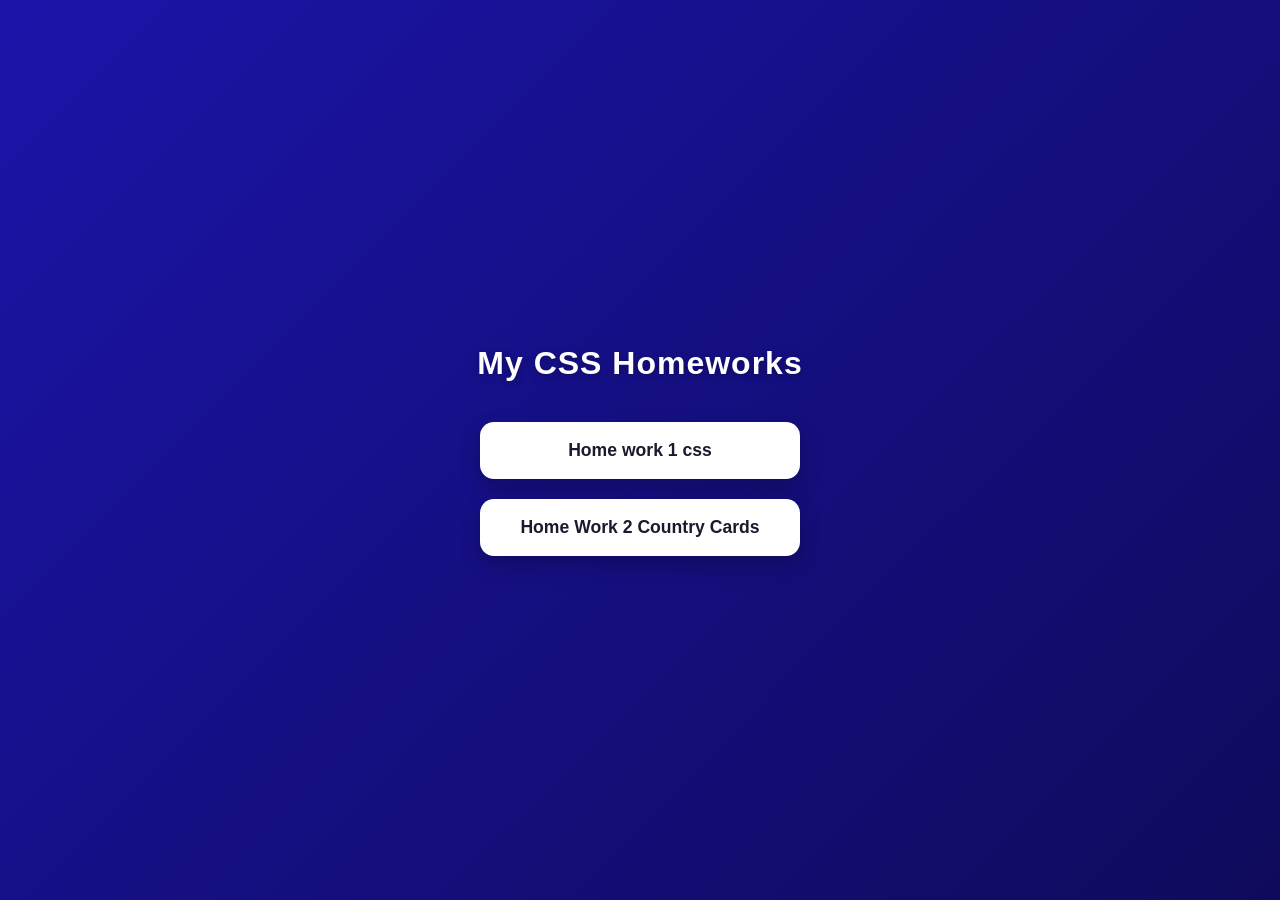
<file: index.html>
<!DOCTYPE html>
<html lang="en">
<head>
    <meta charset="UTF-8">
    <meta name="viewport" content="width=device-width, initial-scale=1.0">
    <title>Document</title>
    <link rel="stylesheet" href="styles.css">
</head>
<body>
    <a href="./css/index.html">Home work 1 css</a>
    <br>
    <a href="./country/index.html">Home Work 2 Country Cards</a>
</body>
</html>
</file>
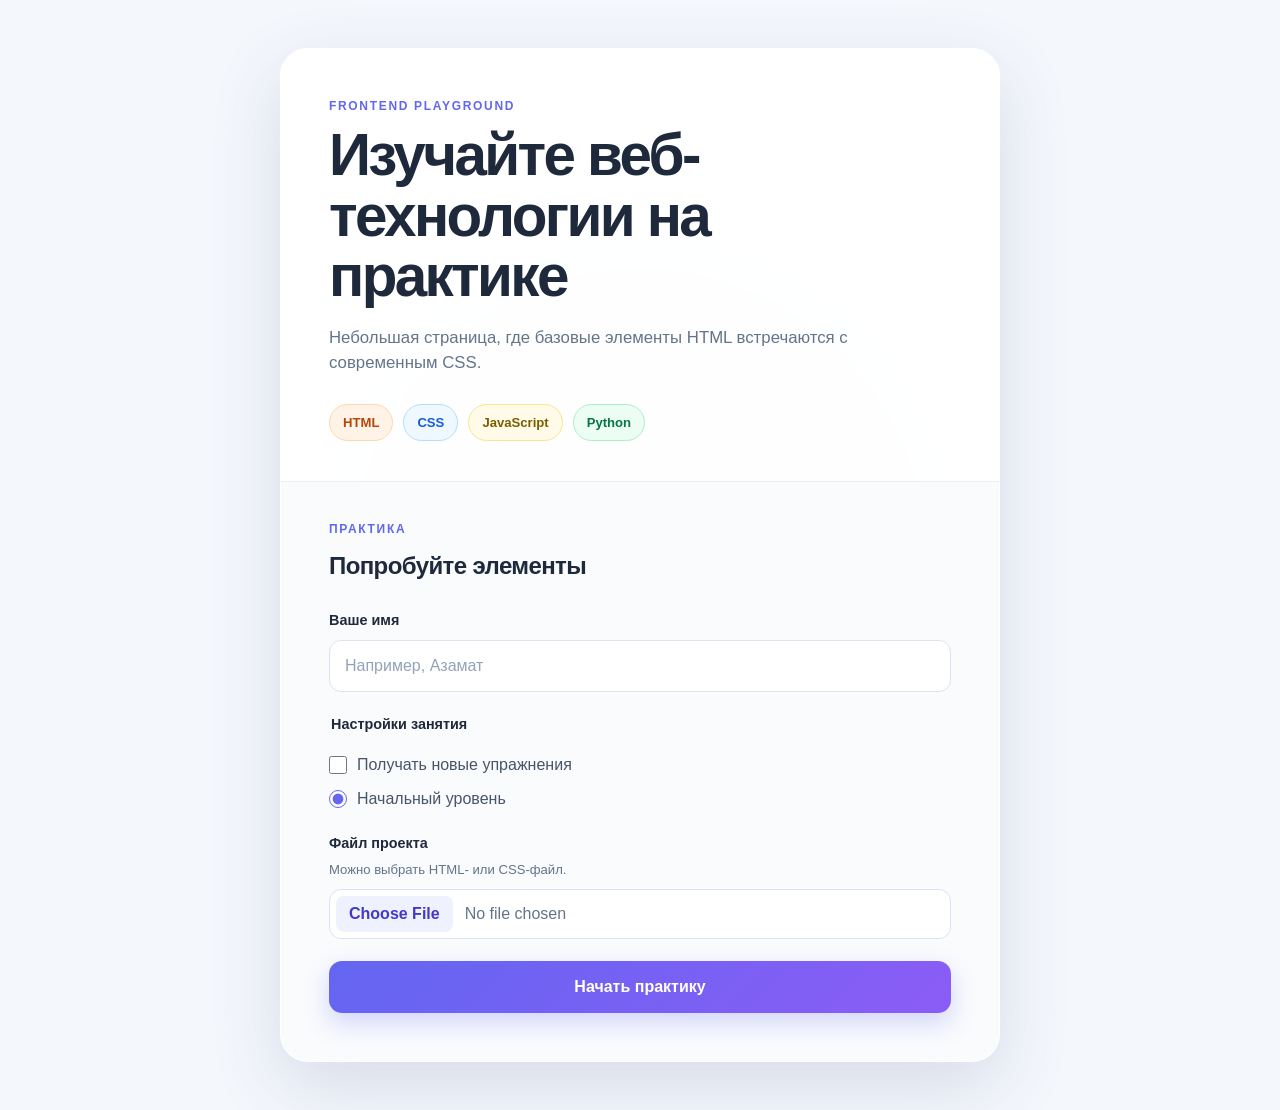
<file: css/index.html>
<!DOCTYPE html>
<html lang="ru">
<head>
    <meta charset="UTF-8">
    <meta name="viewport" content="width=device-width, initial-scale=1.0">
    <meta name="description" content="Небольшая интерактивная площадка для знакомства с HTML и CSS.">
    <title>Frontend Playground</title>
    <link rel="stylesheet" href="style.css">
</head>
<body>
    <main class="page-shell">
        <section class="playground-card" aria-labelledby="page-title">
            <header class="hero">
                <p class="eyebrow">Frontend Playground</p>
                <h1 id="page-title">Изучайте веб-технологии на практике</h1>
                <p class="hero-copy">Небольшая страница, где базовые элементы HTML встречаются с современным CSS.</p>

                <div class="technology-list" aria-label="Изучаемые технологии">
                    <span class="technology technology--html">HTML</span>
                    <span class="technology technology--css">CSS</span>
                    <span class="technology technology--js">JavaScript</span>
                    <span class="technology technology--python">Python</span>
                </div>
            </header>

            <section class="form-panel" aria-labelledby="form-title">
                <div class="section-heading">
                    <p class="section-kicker">Практика</p>
                    <h2 id="form-title">Попробуйте элементы</h2>
                </div>

                <div class="field">
                    <label for="name">Ваше имя</label>
                    <input id="name" name="name" type="text" placeholder="Например, Азамат" autocomplete="name">
                </div>

                <fieldset class="choice-group">
                    <legend>Настройки занятия</legend>
                    <label class="choice" for="practice-updates">
                        <input id="practice-updates" name="practice-updates" type="checkbox">
                        <span>Получать новые упражнения</span>
                    </label>
                    <label class="choice" for="beginner-level">
                        <input id="beginner-level" name="level" type="radio" value="beginner" checked>
                        <span>Начальный уровень</span>
                    </label>
                </fieldset>

                <div class="field">
                    <label for="project-file">Файл проекта</label>
                    <p class="field-hint">Можно выбрать HTML- или CSS-файл.</p>
                    <input class="file-control" id="project-file" name="project-file" type="file" accept=".html,.css">
                </div>

                <button class="primary-button" type="button">Начать практику</button>
            </section>
        </section>
    </main>
</body>
</html>
</file>
<file: styles.css>
* {
    margin: 0;
    padding: 0;
    box-sizing: border-box;
}

body {
    display: flex;
    flex-direction: column;
    justify-content: center;
    align-items: center;
    gap: 20px;
    min-height: 100vh;
    padding: 20px;
    background: linear-gradient(135deg, hsl(243, 79%, 37%), hsl(243, 79%, 20%));
    font-family: 'Segoe UI', Tahoma, sans-serif;
}

body::before {
    content: "My CSS Homeworks";
    font-size: 2rem;
    font-weight: 700;
    color: white;
    letter-spacing: 1px;
    margin-bottom: 20px;
    text-shadow: 0 2px 8px rgba(0, 0, 0, 0.3);
}

a {
    display: block;
    width: 320px;
    max-width: 100%;
    padding: 18px 28px;
    background-color: white;
    color: #1a1a2e;
    font-size: 1.1rem;
    font-weight: 600;
    text-align: center;
    text-decoration: none;
    border-radius: 14px;
    box-shadow: 0 8px 20px rgba(0, 0, 0, 0.25);
    transition: transform 0.25s ease, box-shadow 0.25s ease, background-color 0.25s ease;
}

a:hover {
    transform: translateY(-5px);
    background-color: hsl(200, 90%, 50%);
    color: white;
    box-shadow: 0 14px 28px rgba(0, 0, 0, 0.35);
}

br {
    display: none;
}
</file>
<file: css/style.css>
:root {
    --color-canvas: #f4f7fc;
    --color-surface: #ffffff;
    --color-accent: #6366f1;
    --color-accent-secondary: #8b5cf6;
    --color-text: #1e293b;
    --color-muted: #64748b;
    --color-border: #dce4f0;
    --shadow-card: 0 24px 70px rgba(68, 79, 130, 0.16);
}

*,
*::before,
*::after {
    box-sizing: border-box;
}

body {
    margin: 0;
    min-width: 320px;
    min-height: 100vh;
    color: var(--color-text);
    background: var(--color-canvas);
    font-family: Inter, ui-sans-serif, -apple-system, BlinkMacSystemFont, "Segoe UI", sans-serif;
    line-height: 1.5;
}

button,
input {
    font: inherit;
}

.page-shell {
    position: relative;
    isolation: isolate;
    display: grid;
    min-height: 100vh;
    padding: 48px 24px;
    overflow: hidden;
    place-items: center;
}

.page-shell::before {
    position: absolute;
    z-index: -1;
    width: min(720px, 88vw);
    aspect-ratio: 1;
    content: "";
    border-radius: 50%;
    background: radial-gradient(circle, rgba(139, 92, 246, 0.2), rgba(99, 102, 241, 0.08) 48%, transparent 70%);
    filter: blur(10px);
}

.playground-card {
    width: min(100%, 720px);
    overflow: hidden;
    border: 1px solid rgba(255, 255, 255, 0.86);
    border-radius: 28px;
    background: rgba(255, 255, 255, 0.94);
    box-shadow: var(--shadow-card);
    backdrop-filter: blur(18px);
}

.hero {
    padding: 48px 48px 40px;
}

.eyebrow,
.section-kicker {
    margin: 0 0 10px;
    color: var(--color-accent);
    font-size: 0.75rem;
    font-weight: 800;
    letter-spacing: 0.14em;
    text-transform: uppercase;
}

h1,
h2,
p {
    margin-top: 0;
}

h1 {
    max-width: 600px;
    margin-bottom: 18px;
    font-size: clamp(2rem, 6vw, 3.65rem);
    line-height: 1.04;
    letter-spacing: -0.045em;
}

.hero-copy {
    max-width: 560px;
    margin-bottom: 28px;
    color: var(--color-muted);
    font-size: 1.05rem;
}

.technology-list {
    display: flex;
    flex-wrap: wrap;
    gap: 10px;
}

.technology {
    padding: 8px 13px;
    border: 1px solid transparent;
    border-radius: 999px;
    font-size: 0.82rem;
    font-weight: 750;
}

.technology--html {
    color: #b54708;
    border-color: #fed7aa;
    background: #fff3e7;
}

.technology--css {
    color: #175cd3;
    border-color: #b2ddff;
    background: #eff8ff;
}

.technology--js {
    color: #7a5d00;
    border-color: #f8e58c;
    background: #fffbe8;
}

.technology--python {
    color: #067647;
    border-color: #abefc6;
    background: #ecfdf3;
}

.form-panel {
    padding: 38px 48px 48px;
    border-top: 1px solid #e8edf5;
    background: rgba(248, 250, 253, 0.82);
}

.section-heading {
    margin-bottom: 26px;
}

.section-heading h2 {
    margin-bottom: 0;
    font-size: 1.5rem;
    letter-spacing: -0.025em;
}

.field,
.choice-group {
    margin: 0 0 22px;
}

.field > label,
.choice-group legend {
    display: block;
    margin-bottom: 8px;
    font-size: 0.9rem;
    font-weight: 750;
}

.field-hint {
    margin: -3px 0 9px;
    color: var(--color-muted);
    font-size: 0.82rem;
}

input[type="text"],
.file-control {
    width: 100%;
    border: 1px solid var(--color-border);
    border-radius: 12px;
    color: var(--color-text);
    background: var(--color-surface);
    transition: border-color 180ms ease, box-shadow 180ms ease;
}

input[type="text"] {
    padding: 13px 15px;
}

input[type="text"]::placeholder {
    color: #94a3b8;
}

.choice-group {
    padding: 0;
    border: 0;
}

.choice {
    display: flex;
    align-items: center;
    gap: 10px;
    width: fit-content;
    margin-top: 10px;
    color: #475569;
    cursor: pointer;
}

.choice input {
    width: 18px;
    height: 18px;
    margin: 0;
    accent-color: var(--color-accent);
}

.file-control {
    padding: 6px;
    color: var(--color-muted);
}

.file-control::file-selector-button {
    margin-right: 12px;
    padding: 9px 13px;
    border: 0;
    border-radius: 8px;
    color: #4338ca;
    background: #eef2ff;
    font-weight: 750;
    cursor: pointer;
}

.primary-button {
    width: 100%;
    padding: 14px 20px;
    border: 0;
    border-radius: 13px;
    color: #ffffff;
    background: linear-gradient(135deg, var(--color-accent), var(--color-accent-secondary));
    box-shadow: 0 10px 24px rgba(99, 102, 241, 0.26);
    font-weight: 800;
    cursor: pointer;
    transition: transform 180ms ease, box-shadow 180ms ease;
}

.primary-button:hover {
    transform: translateY(-2px);
    box-shadow: 0 14px 30px rgba(99, 102, 241, 0.34);
}

input:focus-visible,
button:focus-visible {
    outline: 3px solid rgba(99, 102, 241, 0.28);
    outline-offset: 3px;
}

input[type="text"]:focus,
.file-control:focus {
    border-color: var(--color-accent);
    box-shadow: 0 0 0 4px rgba(99, 102, 241, 0.1);
}

@media (max-width: 640px) {
    .page-shell {
        padding: 20px 14px;
    }

    .playground-card {
        border-radius: 22px;
    }

    .hero {
        padding: 34px 24px 30px;
    }

    .form-panel {
        padding: 30px 24px 34px;
    }

    .hero-copy {
        font-size: 1rem;
    }
}

@media (prefers-reduced-motion: reduce) {
    *,
    *::before,
    *::after {
        scroll-behavior: auto !important;
        transition-duration: 0.01ms !important;
        animation-duration: 0.01ms !important;
        animation-iteration-count: 1 !important;
    }
}
</file>
